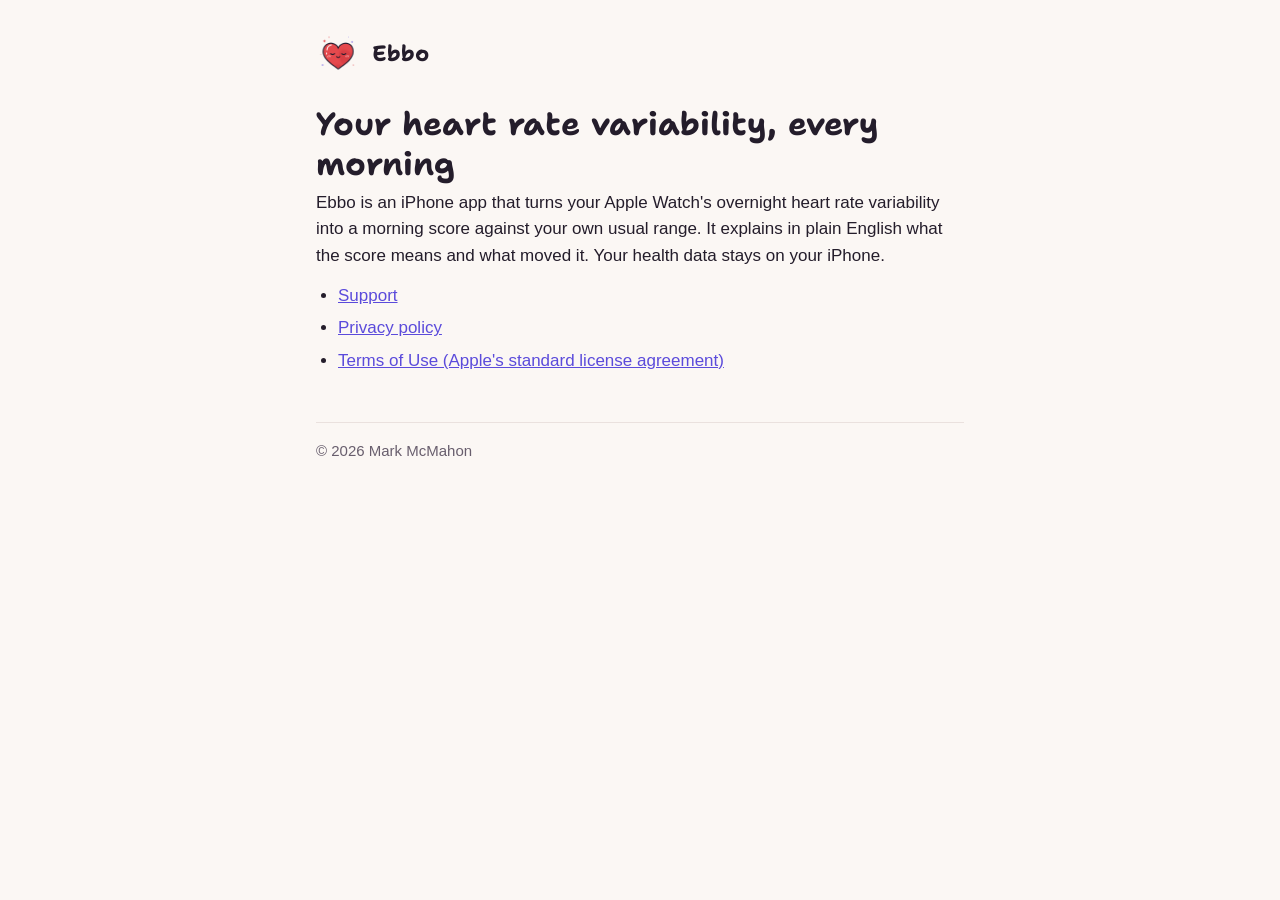
<file: index.html>
<!doctype html>
<html lang="en">
<head>
<meta charset="utf-8">
<meta name="viewport" content="width=device-width, initial-scale=1">
<title>Ebbo</title>
<meta name="description" content="Ebbo turns your Apple Watch's overnight heart rate variability into a morning score against your own usual range.">
<link rel="icon" href="icon.png">
<link rel="preconnect" href="https://fonts.googleapis.com">
<link rel="preconnect" href="https://fonts.gstatic.com" crossorigin>
<link rel="stylesheet" href="https://fonts.googleapis.com/css2?family=Shantell+Sans:wght@700&display=swap">
<link rel="stylesheet" href="style.css">
</head>
<body>
<main>
<header><img src="icon.png" alt=""><a href="./">Ebbo</a></header>

<h1>Your heart rate variability, every morning</h1>
<p>Ebbo is an iPhone app that turns your Apple Watch's overnight heart rate variability into a morning score against your own usual range. It explains in plain English what the score means and what moved it. Your health data stays on your iPhone.</p>

<ul>
<li><a href="support/">Support</a></li>
<li><a href="privacy/">Privacy policy</a></li>
<li><a href="https://www.apple.com/legal/internet-services/itunes/dev/stdeula/">Terms of Use (Apple's standard license agreement)</a></li>
</ul>

<footer>© 2026 Mark McMahon</footer>
</main>
</body>
</html>
</file>
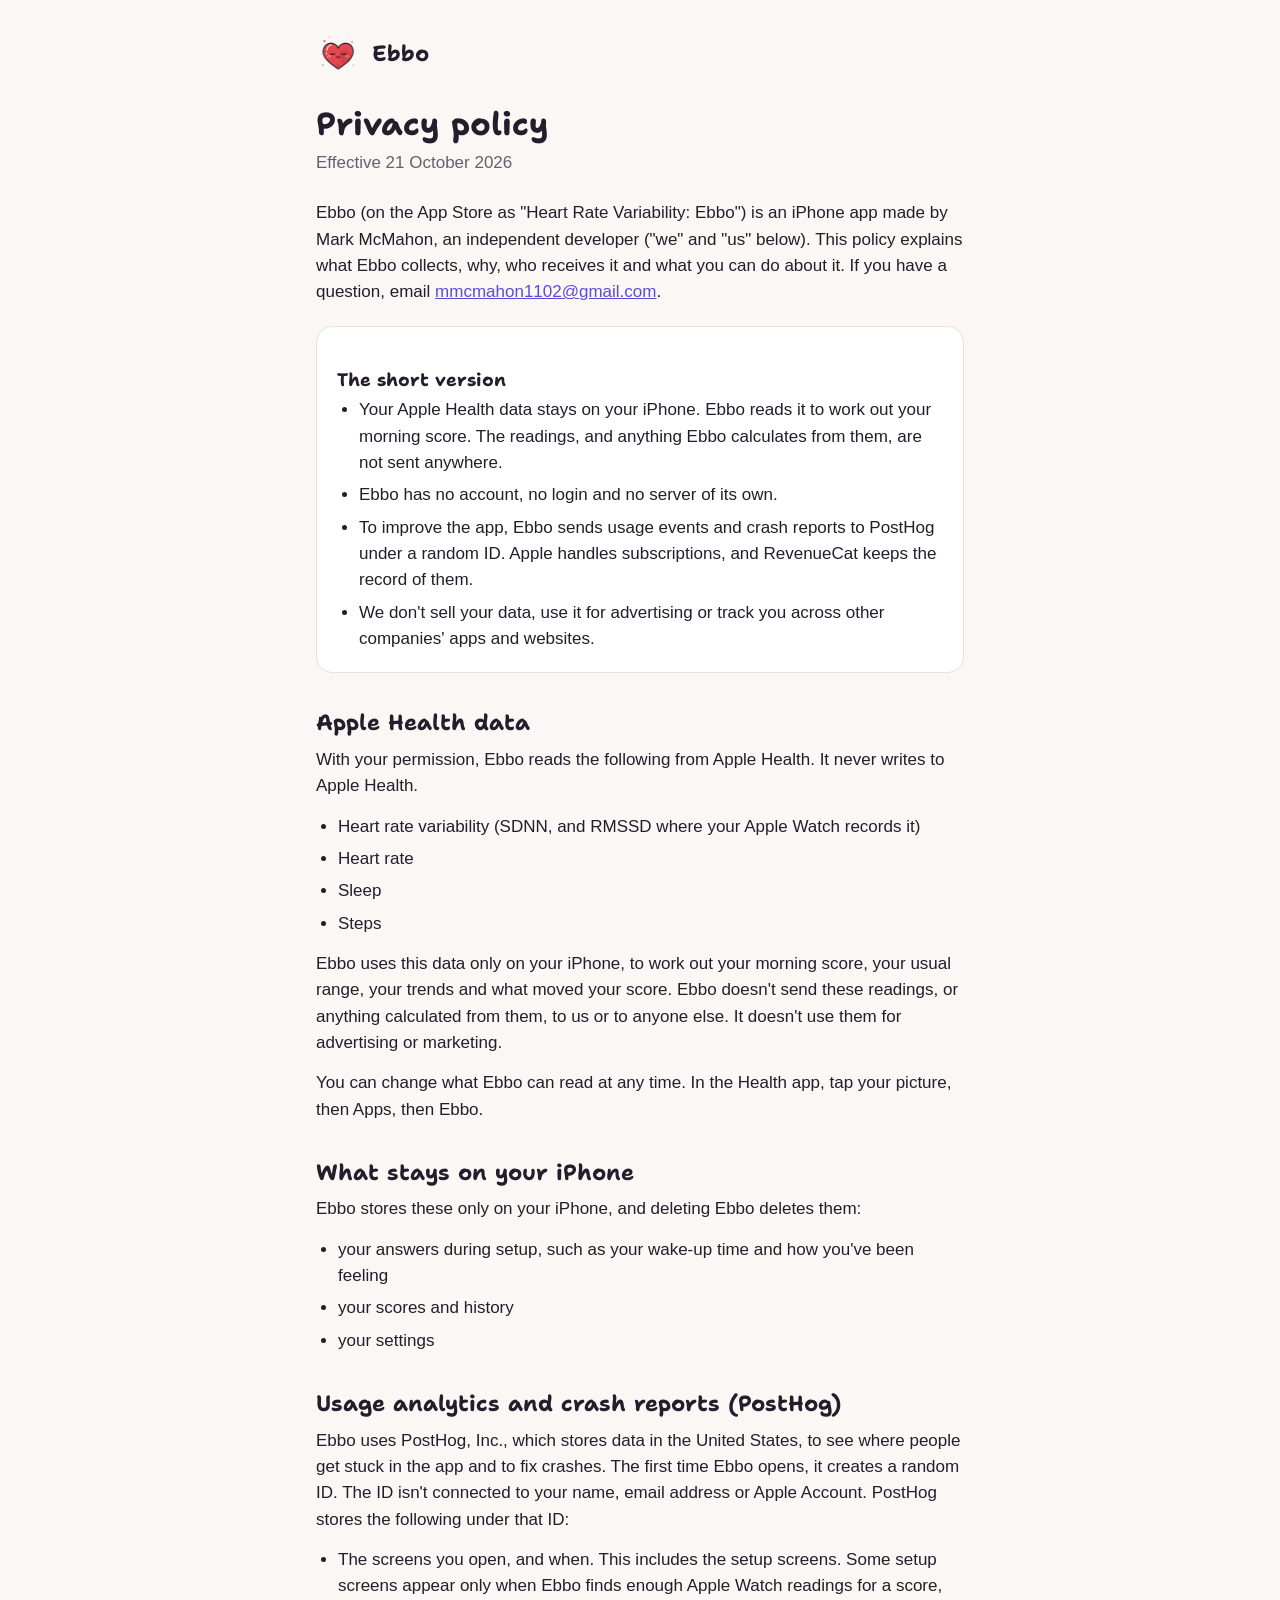
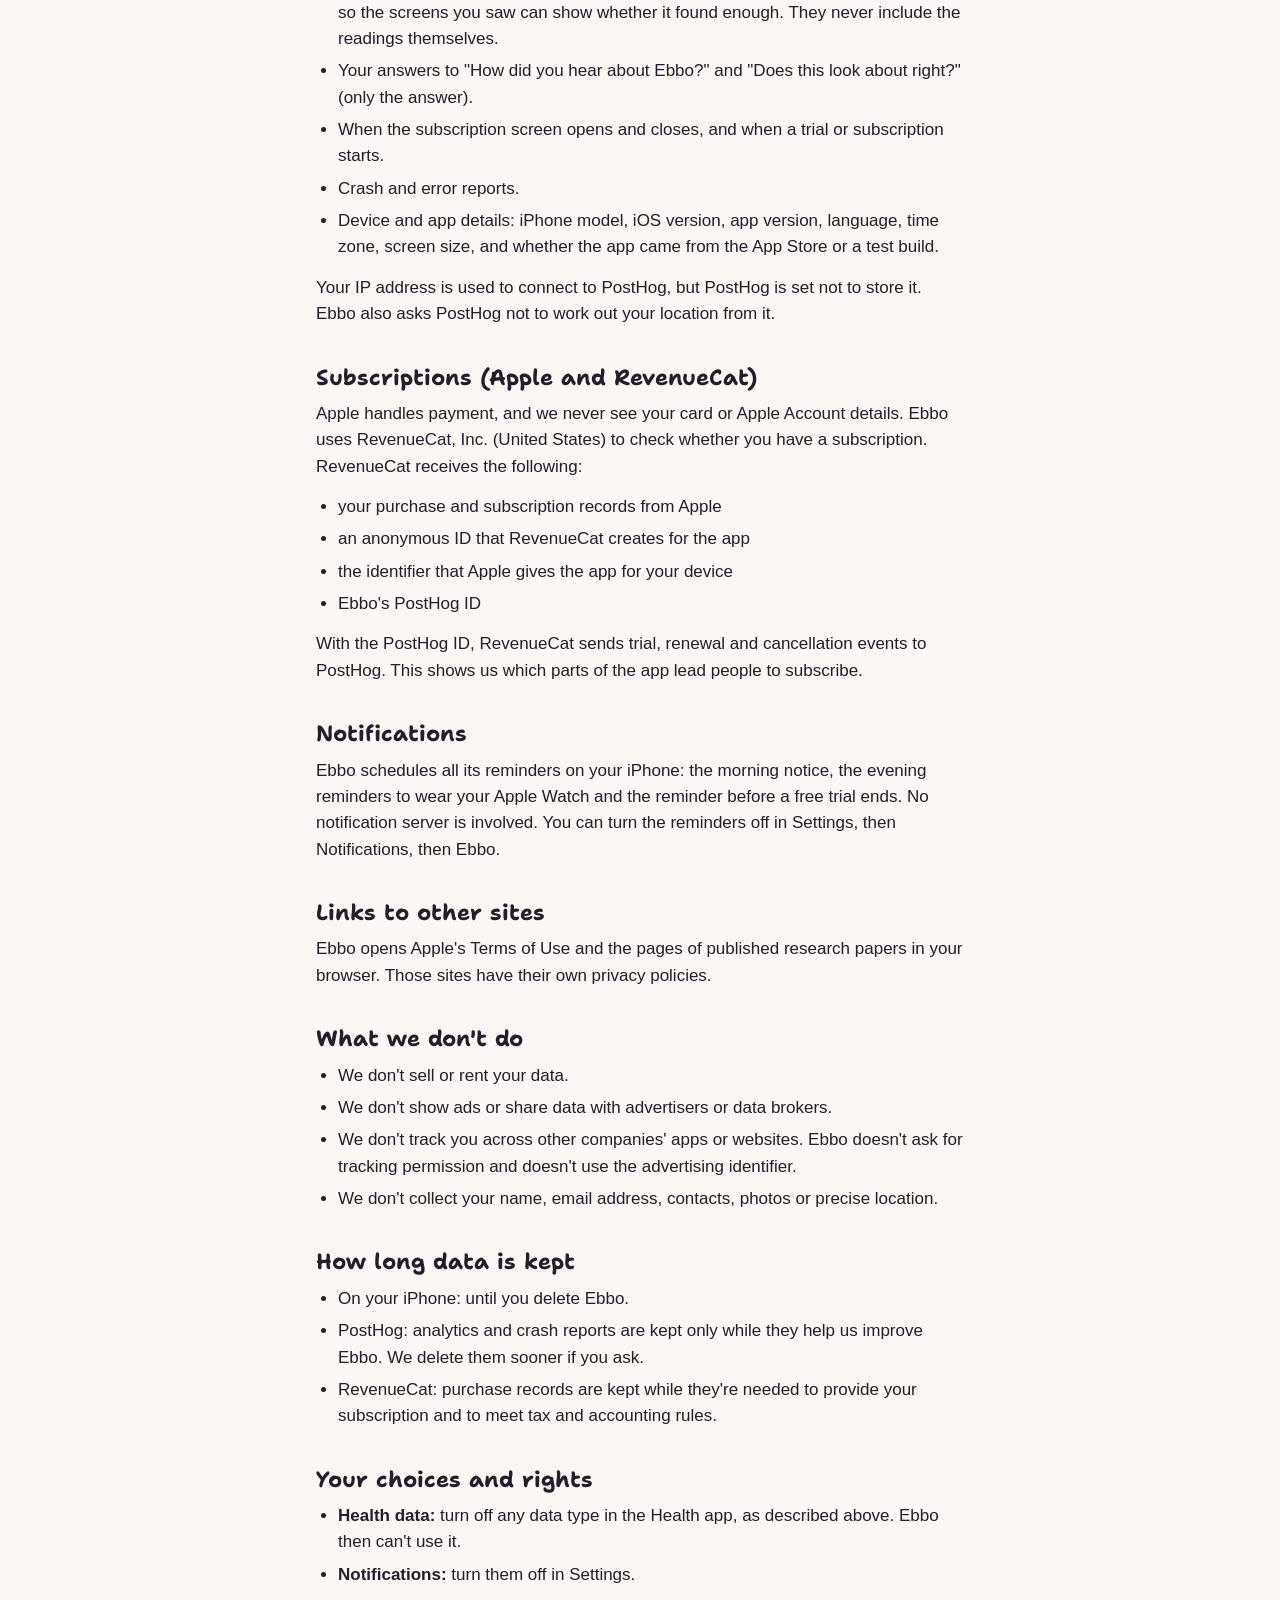
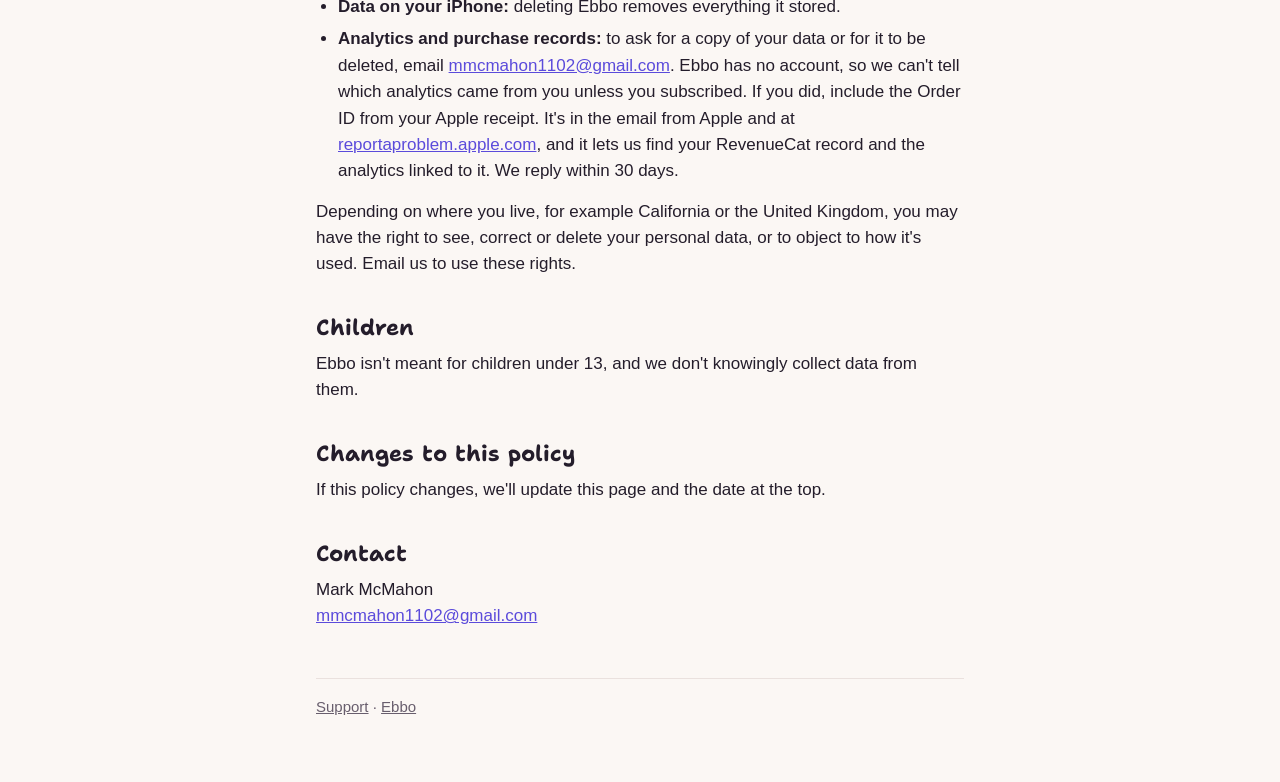
<file: privacy/index.html>
<!doctype html>
<html lang="en">
<head>
<meta charset="utf-8">
<meta name="viewport" content="width=device-width, initial-scale=1">
<title>Ebbo Privacy Policy</title>
<meta name="description" content="What the Ebbo heart rate variability app collects, why, and who receives it.">
<link rel="icon" href="../icon.png">
<link rel="preconnect" href="https://fonts.googleapis.com">
<link rel="preconnect" href="https://fonts.gstatic.com" crossorigin>
<link rel="stylesheet" href="https://fonts.googleapis.com/css2?family=Shantell+Sans:wght@700&display=swap">
<link rel="stylesheet" href="../style.css">
</head>
<body>
<main>
<header><img src="../icon.png" alt=""><a href="../">Ebbo</a></header>

<h1>Privacy policy</h1>
<p class="date">Effective 21 October 2026</p>

<p>Ebbo (on the App Store as "Heart Rate Variability: Ebbo") is an iPhone app made by Mark McMahon, an independent developer ("we" and "us" below). This policy explains what Ebbo collects, why, who receives it and what you can do about it. If you have a question, email <a href="mailto:mmcmahon1102@gmail.com">mmcmahon1102@gmail.com</a>.</p>

<div class="card">
<h3>The short version</h3>
<ul>
<li>Your Apple Health data stays on your iPhone. Ebbo reads it to work out your morning score. The readings, and anything Ebbo calculates from them, are not sent anywhere.</li>
<li>Ebbo has no account, no login and no server of its own.</li>
<li>To improve the app, Ebbo sends usage events and crash reports to PostHog under a random ID. Apple handles subscriptions, and RevenueCat keeps the record of them.</li>
<li>We don't sell your data, use it for advertising or track you across other companies' apps and websites.</li>
</ul>
</div>

<h2>Apple Health data</h2>
<p>With your permission, Ebbo reads the following from Apple Health. It never writes to Apple Health.</p>
<ul>
<li>Heart rate variability (SDNN, and RMSSD where your Apple Watch records it)</li>
<li>Heart rate</li>
<li>Sleep</li>
<li>Steps</li>
</ul>
<p>Ebbo uses this data only on your iPhone, to work out your morning score, your usual range, your trends and what moved your score. Ebbo doesn't send these readings, or anything calculated from them, to us or to anyone else. It doesn't use them for advertising or marketing.</p>
<p>You can change what Ebbo can read at any time. In the Health app, tap your picture, then Apps, then Ebbo.</p>

<h2>What stays on your iPhone</h2>
<p>Ebbo stores these only on your iPhone, and deleting Ebbo deletes them:</p>
<ul>
<li>your answers during setup, such as your wake-up time and how you've been feeling</li>
<li>your scores and history</li>
<li>your settings</li>
</ul>

<h2>Usage analytics and crash reports (PostHog)</h2>
<p>Ebbo uses PostHog, Inc., which stores data in the United States, to see where people get stuck in the app and to fix crashes. The first time Ebbo opens, it creates a random ID. The ID isn't connected to your name, email address or Apple Account. PostHog stores the following under that ID:</p>
<ul>
<li>The screens you open, and when. This includes the setup screens. Some setup screens appear only when Ebbo finds enough Apple Watch readings for a score, so the screens you saw can show whether it found enough. They never include the readings themselves.</li>
<li>Your answers to "How did you hear about Ebbo?" and "Does this look about right?" (only the answer).</li>
<li>When the subscription screen opens and closes, and when a trial or subscription starts.</li>
<li>Crash and error reports.</li>
<li>Device and app details: iPhone model, iOS version, app version, language, time zone, screen size, and whether the app came from the App Store or a test build.</li>
</ul>
<p>Your IP address is used to connect to PostHog, but PostHog is set not to store it. Ebbo also asks PostHog not to work out your location from it.</p>

<h2>Subscriptions (Apple and RevenueCat)</h2>
<p>Apple handles payment, and we never see your card or Apple Account details. Ebbo uses RevenueCat, Inc. (United States) to check whether you have a subscription. RevenueCat receives the following:</p>
<ul>
<li>your purchase and subscription records from Apple</li>
<li>an anonymous ID that RevenueCat creates for the app</li>
<li>the identifier that Apple gives the app for your device</li>
<li>Ebbo's PostHog ID</li>
</ul>
<p>With the PostHog ID, RevenueCat sends trial, renewal and cancellation events to PostHog. This shows us which parts of the app lead people to subscribe.</p>

<h2>Notifications</h2>
<p>Ebbo schedules all its reminders on your iPhone: the morning notice, the evening reminders to wear your Apple Watch and the reminder before a free trial ends. No notification server is involved. You can turn the reminders off in Settings, then Notifications, then Ebbo.</p>

<h2>Links to other sites</h2>
<p>Ebbo opens Apple's Terms of Use and the pages of published research papers in your browser. Those sites have their own privacy policies.</p>

<h2>What we don't do</h2>
<ul>
<li>We don't sell or rent your data.</li>
<li>We don't show ads or share data with advertisers or data brokers.</li>
<li>We don't track you across other companies' apps or websites. Ebbo doesn't ask for tracking permission and doesn't use the advertising identifier.</li>
<li>We don't collect your name, email address, contacts, photos or precise location.</li>
</ul>

<h2>How long data is kept</h2>
<ul>
<li>On your iPhone: until you delete Ebbo.</li>
<li>PostHog: analytics and crash reports are kept only while they help us improve Ebbo. We delete them sooner if you ask.</li>
<li>RevenueCat: purchase records are kept while they're needed to provide your subscription and to meet tax and accounting rules.</li>
</ul>

<h2>Your choices and rights</h2>
<ul>
<li><strong>Health data:</strong> turn off any data type in the Health app, as described above. Ebbo then can't use it.</li>
<li><strong>Notifications:</strong> turn them off in Settings.</li>
<li><strong>Data on your iPhone:</strong> deleting Ebbo removes everything it stored.</li>
<li><strong>Analytics and purchase records:</strong> to ask for a copy of your data or for it to be deleted, email <a href="mailto:mmcmahon1102@gmail.com">mmcmahon1102@gmail.com</a>. Ebbo has no account, so we can't tell which analytics came from you unless you subscribed. If you did, include the Order ID from your Apple receipt. It's in the email from Apple and at <a href="https://reportaproblem.apple.com">reportaproblem.apple.com</a>, and it lets us find your RevenueCat record and the analytics linked to it. We reply within 30 days.</li>
</ul>
<p>Depending on where you live, for example California or the United Kingdom, you may have the right to see, correct or delete your personal data, or to object to how it's used. Email us to use these rights.</p>

<h2>Children</h2>
<p>Ebbo isn't meant for children under 13, and we don't knowingly collect data from them.</p>

<h2>Changes to this policy</h2>
<p>If this policy changes, we'll update this page and the date at the top.</p>

<h2>Contact</h2>
<p>Mark McMahon<br><a href="mailto:mmcmahon1102@gmail.com">mmcmahon1102@gmail.com</a></p>

<footer><a href="../support/">Support</a> · <a href="../">Ebbo</a></footer>
</main>
</body>
</html>
</file>
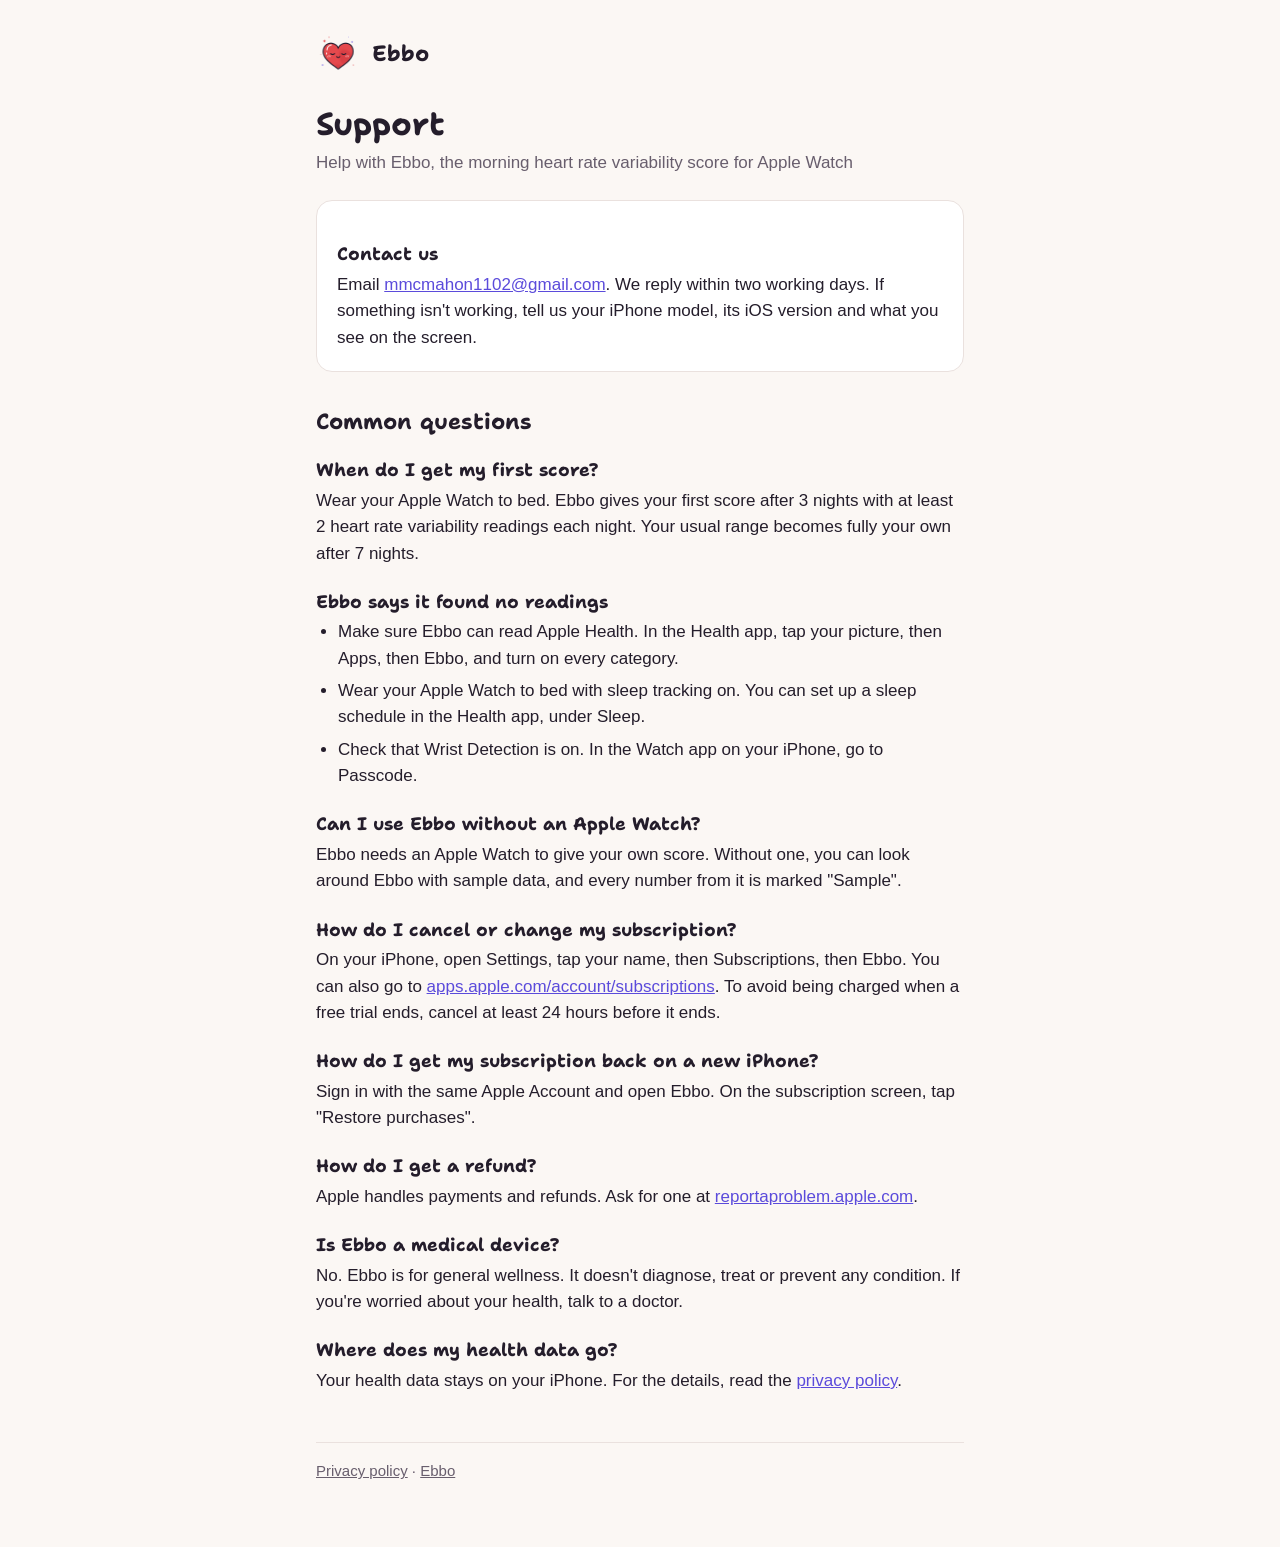
<file: support/index.html>
<!doctype html>
<html lang="en">
<head>
<meta charset="utf-8">
<meta name="viewport" content="width=device-width, initial-scale=1">
<title>Ebbo Support</title>
<meta name="description" content="Help with the Ebbo heart rate variability app: first scores, Apple Health access, subscriptions and contact.">
<link rel="icon" href="../icon.png">
<link rel="preconnect" href="https://fonts.googleapis.com">
<link rel="preconnect" href="https://fonts.gstatic.com" crossorigin>
<link rel="stylesheet" href="https://fonts.googleapis.com/css2?family=Shantell+Sans:wght@700&display=swap">
<link rel="stylesheet" href="../style.css">
</head>
<body>
<main>
<header><img src="../icon.png" alt=""><a href="../">Ebbo</a></header>

<h1>Support</h1>
<p class="date">Help with Ebbo, the morning heart rate variability score for Apple Watch</p>

<div class="card">
<h3>Contact us</h3>
<p>Email <a href="mailto:mmcmahon1102@gmail.com">mmcmahon1102@gmail.com</a>. We reply within two working days. If something isn't working, tell us your iPhone model, its iOS version and what you see on the screen.</p>
</div>

<h2>Common questions</h2>

<h3>When do I get my first score?</h3>
<p>Wear your Apple Watch to bed. Ebbo gives your first score after 3 nights with at least 2 heart rate variability readings each night. Your usual range becomes fully your own after 7 nights.</p>

<h3>Ebbo says it found no readings</h3>
<ul>
<li>Make sure Ebbo can read Apple Health. In the Health app, tap your picture, then Apps, then Ebbo, and turn on every category.</li>
<li>Wear your Apple Watch to bed with sleep tracking on. You can set up a sleep schedule in the Health app, under Sleep.</li>
<li>Check that Wrist Detection is on. In the Watch app on your iPhone, go to Passcode.</li>
</ul>

<h3>Can I use Ebbo without an Apple Watch?</h3>
<p>Ebbo needs an Apple Watch to give your own score. Without one, you can look around Ebbo with sample data, and every number from it is marked "Sample".</p>

<h3>How do I cancel or change my subscription?</h3>
<p>On your iPhone, open Settings, tap your name, then Subscriptions, then Ebbo. You can also go to <a href="https://apps.apple.com/account/subscriptions">apps.apple.com/account/subscriptions</a>. To avoid being charged when a free trial ends, cancel at least 24 hours before it ends.</p>

<h3>How do I get my subscription back on a new iPhone?</h3>
<p>Sign in with the same Apple Account and open Ebbo. On the subscription screen, tap "Restore purchases".</p>

<h3>How do I get a refund?</h3>
<p>Apple handles payments and refunds. Ask for one at <a href="https://reportaproblem.apple.com">reportaproblem.apple.com</a>.</p>

<h3>Is Ebbo a medical device?</h3>
<p>No. Ebbo is for general wellness. It doesn't diagnose, treat or prevent any condition. If you're worried about your health, talk to a doctor.</p>

<h3>Where does my health data go?</h3>
<p>Your health data stays on your iPhone. For the details, read the <a href="../privacy/">privacy policy</a>.</p>

<footer><a href="../privacy/">Privacy policy</a> · <a href="../">Ebbo</a></footer>
</main>
</body>
</html>
</file>
<file: style.css>
:root {
  --paper: #fbf7f4;
  --ink: #241d2b;
  --muted: #685e6d;
  --card: #ffffff;
  --line: #eae1de;
  --accent: #5b4bdb;
}

* {
  box-sizing: border-box;
}

html {
  -webkit-text-size-adjust: 100%;
}

body {
  margin: 0;
  background: var(--paper);
  color: var(--ink);
  font: 17px/1.55 -apple-system, BlinkMacSystemFont, "Segoe UI", Roboto, Helvetica, Arial, sans-serif;
}

main {
  max-width: 680px;
  margin: 0 auto;
  padding: 32px 16px 64px;
}

header {
  display: flex;
  align-items: center;
  gap: 12px;
  margin-bottom: 28px;
}

header img {
  width: 44px;
  height: 44px;
  border-radius: 10px;
}

header a {
  color: var(--ink);
  font-family: "Shantell Sans", -apple-system, sans-serif;
  font-weight: 700;
  font-size: 22px;
  text-decoration: none;
}

h1,
h2,
h3 {
  font-family: "Shantell Sans", -apple-system, sans-serif;
  line-height: 1.25;
}

h1 {
  font-size: 32px;
  margin: 0 0 6px;
}

h2 {
  font-size: 22px;
  margin: 36px 0 10px;
}

h3 {
  font-size: 18px;
  margin: 24px 0 6px;
}

p,
ul {
  margin: 0 0 14px;
}

ul {
  padding-left: 22px;
}

li {
  margin-bottom: 6px;
}

a {
  color: var(--accent);
}

.date {
  color: var(--muted);
  margin-bottom: 24px;
}

.card {
  background: var(--card);
  border: 1px solid var(--line);
  border-radius: 16px;
  padding: 18px 20px 6px;
  margin: 20px 0;
}

footer {
  margin-top: 48px;
  padding-top: 16px;
  border-top: 1px solid var(--line);
  color: var(--muted);
  font-size: 15px;
}

footer a {
  color: var(--muted);
}
</file>
